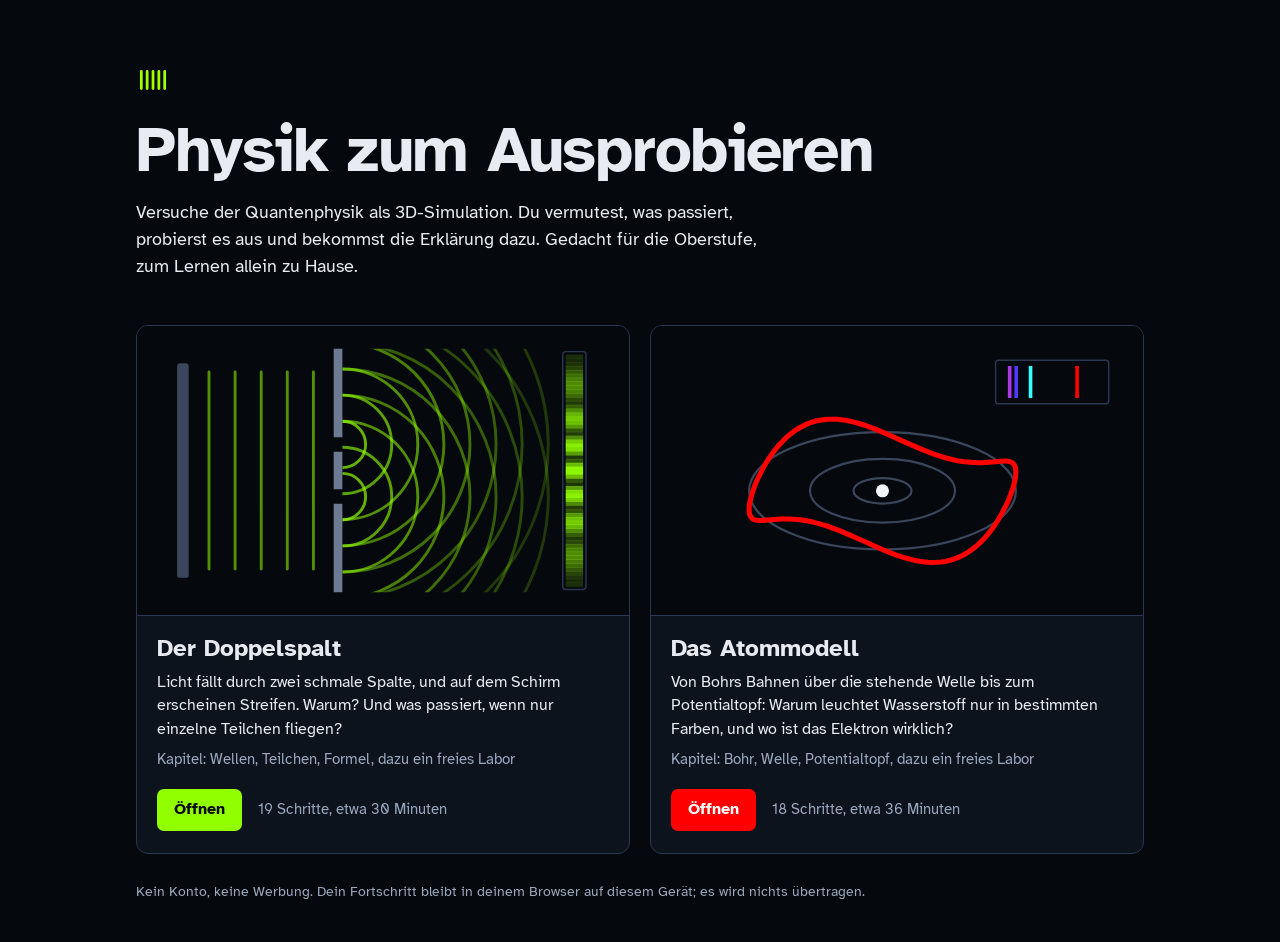
<file: index.html>
<!doctype html>
<html lang="de" class="auswahl">
  <head>
    <meta charset="utf-8" />
    <meta name="viewport" content="width=device-width, initial-scale=1, viewport-fit=cover" />
    <meta http-equiv="Content-Security-Policy" content="default-src 'self'; script-src 'self'; style-src 'self' 'unsafe-inline'; img-src 'self' data: blob:; font-src 'self'; connect-src 'none'; object-src 'none'; base-uri 'none'; form-action 'none'" />
    <meta name="description" content="Physik zum Ausprobieren: Versuche der Quantenphysik als 3D-Simulation, mit Lernpfad und freiem Labor. Für die Oberstufe." />
    <meta name="theme-color" content="#05080d" />
    <meta name="referrer" content="no-referrer" />
    <!-- Suchmaschinen sollen die Seite nicht aufnehmen: Sie ist nur für Leute mit dem Link gedacht. -->
    <meta name="robots" content="noindex, nofollow" />
    <link rel="icon" href="data:image/svg+xml,%3Csvg xmlns='http://www.w3.org/2000/svg' viewBox='0 0 32 32'%3E%3Crect width='32' height='32' rx='6' fill='%2305080d'/%3E%3Cpath d='M6 9v14M11 9v14M16 9v14M21 9v14M26 9v14' stroke='%23a0ff00' stroke-width='2.5' stroke-linecap='round' opacity='.9'/%3E%3C/svg%3E" />
    <title>Physik zum Ausprobieren</title>
    <script type="module" crossorigin src="./assets/index-D1LKsnj6.js"></script>
    <link rel="modulepreload" crossorigin href="./assets/start-Csqs_MH9.js">
    <link rel="modulepreload" crossorigin href="./assets/physik-CORtadvQ.js">
    <link rel="modulepreload" crossorigin href="./assets/kern-B2YRwlYf.js">
    <link rel="stylesheet" crossorigin href="./assets/start-XwEOmRAq.css">
  </head>
  <body style="background:#05080d">
    <main id="auswahl"></main>
    <noscript>
      <p style="position:fixed;inset:0;display:grid;place-items:center;margin:0;padding:24px;text-align:center;background:#05080d;color:#e8ebf1;font-family:system-ui,sans-serif">
        Diese Seite braucht JavaScript. Bitte schalte es in den Einstellungen deines Browsers für diese Seite ein.
      </p>
    </noscript>
  </body>
</html>
</file>
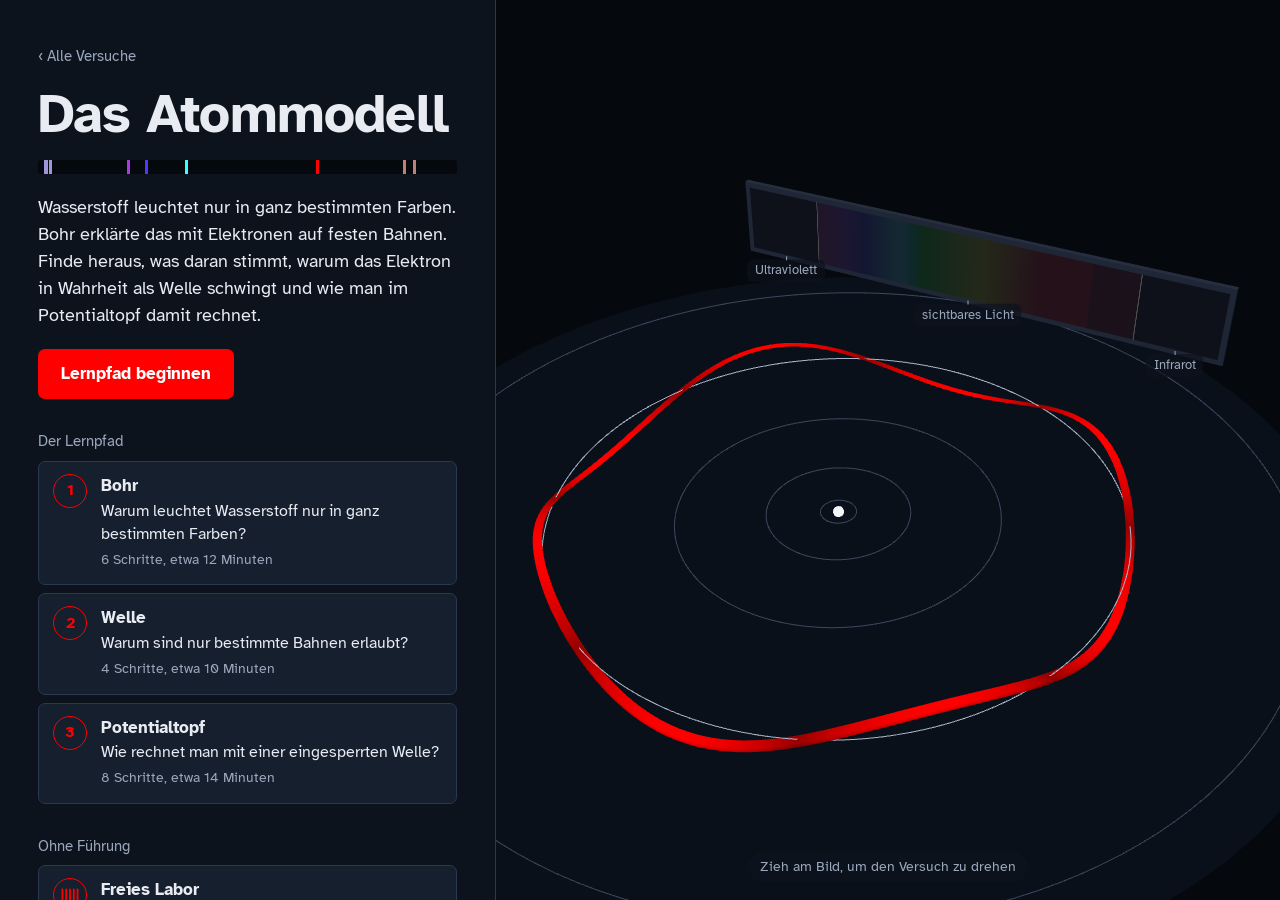
<file: atom.html>
<!doctype html>
<html lang="de">
  <head>
    <meta charset="utf-8" />
    <meta name="viewport" content="width=device-width, initial-scale=1, viewport-fit=cover" />
    <meta http-equiv="Content-Security-Policy" content="default-src 'self'; script-src 'self'; style-src 'self' 'unsafe-inline'; img-src 'self' data: blob:; font-src 'self'; connect-src 'none'; object-src 'none'; base-uri 'none'; form-action 'none'" />
    <meta name="description" content="Vom Bohrschen Atommodell zum Potentialtopf: Bahnen, Sprünge, stehende Wellen in einer 3D-Simulation." />
    <meta name="theme-color" content="#05080d" />
    <meta name="referrer" content="no-referrer" />
    <!-- Suchmaschinen sollen die Seite nicht aufnehmen: Sie ist nur für Leute mit dem Link gedacht. -->
    <meta name="robots" content="noindex, nofollow" />
    <link rel="icon" href="data:image/svg+xml,%3Csvg xmlns='http://www.w3.org/2000/svg' viewBox='0 0 32 32'%3E%3Crect width='32' height='32' rx='6' fill='%2305080d'/%3E%3Cpath d='M6 9v14M11 9v14M16 9v14M21 9v14M26 9v14' stroke='%23ff3b30' stroke-width='2.5' stroke-linecap='round' opacity='.9'/%3E%3C/svg%3E" />
    <title>Atommodell – Physik zum Ausprobieren</title>
    <script type="module" crossorigin src="./assets/atom-BV6NzymL.js"></script>
    <link rel="modulepreload" crossorigin href="./assets/start-Csqs_MH9.js">
    <link rel="modulepreload" crossorigin href="./assets/OrbitControls-C2HPeOFy.js">
    <link rel="modulepreload" crossorigin href="./assets/physik-CORtadvQ.js">
    <link rel="stylesheet" crossorigin href="./assets/start-XwEOmRAq.css">
  </head>
  <body style="background:#05080d">
    <div id="app">
      <header id="kopf">
        <button id="heim" type="button" title="Zur Startseite" aria-label="Zur Startseite"></button>
        <nav id="kapitel" aria-label="Kapitel"></nav>
        <div id="werkzeuge" role="toolbar" aria-label="Ansicht"></div>
      </header>
      <main id="buehne" aria-label="3D-Ansicht des Versuchs">
        <p id="lade" style="position:absolute;inset:0;display:grid;place-items:center;margin:0;color:#9aa7bc;font-family:system-ui,sans-serif">Der Versuch wird aufgebaut …</p>
      </main>
      <footer id="leiste"></footer>
      <section id="start" aria-label="Startseite"></section>
    </div>
    <dialog id="fenster"></dialog>
    <noscript>
      <p style="position:fixed;inset:0;display:grid;place-items:center;margin:0;padding:24px;text-align:center;background:#05080d;color:#e8ebf1;font-family:system-ui,sans-serif">
        Diese Simulation braucht JavaScript. Bitte schalte es in den Einstellungen deines Browsers für diese Seite ein.
      </p>
    </noscript>
  </body>
</html>
</file>
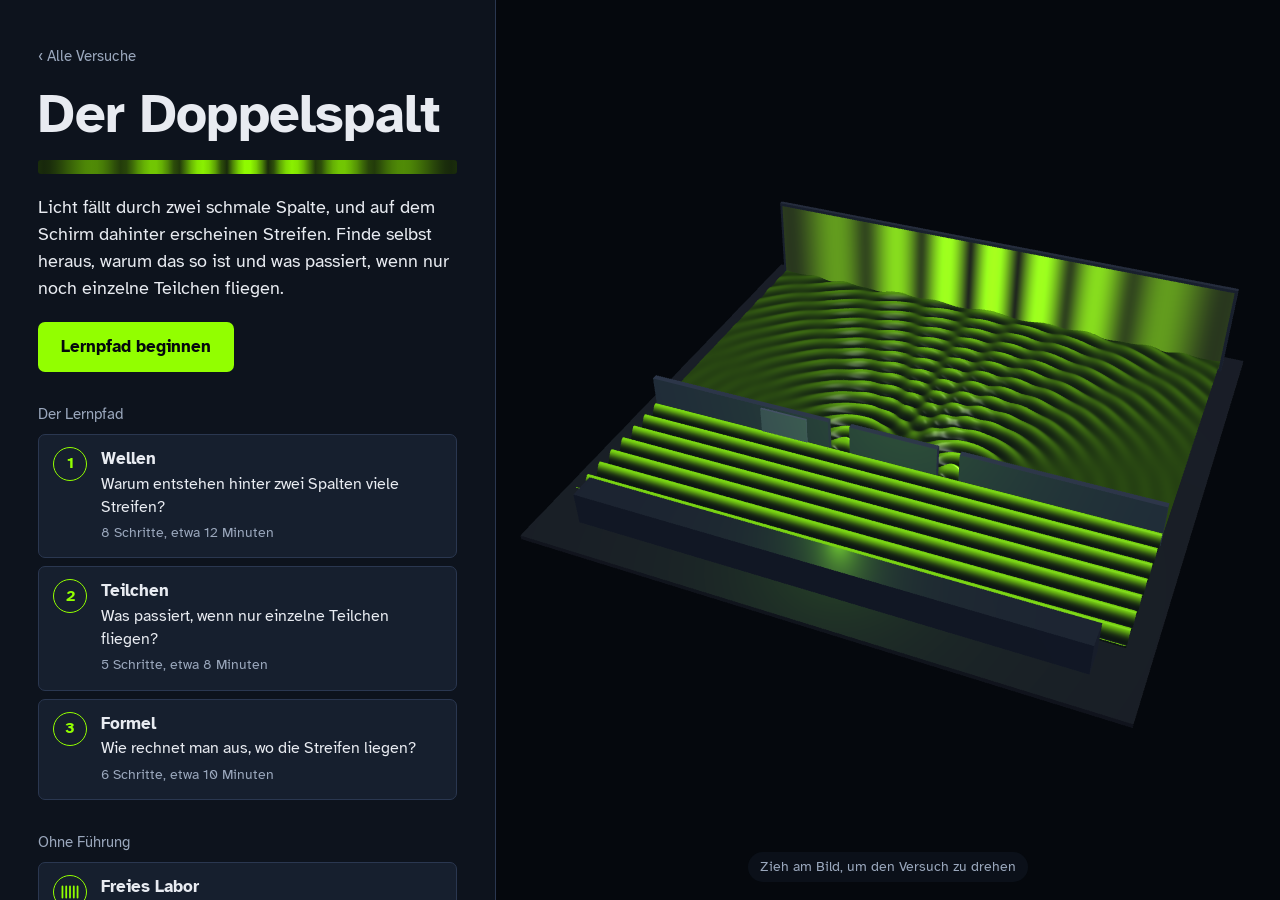
<file: doppelspalt.html>
<!doctype html>
<html lang="de">
  <head>
    <meta charset="utf-8" />
    <meta name="viewport" content="width=device-width, initial-scale=1, viewport-fit=cover" />
    <meta http-equiv="Content-Security-Policy" content="default-src 'self'; script-src 'self'; style-src 'self' 'unsafe-inline'; img-src 'self' data: blob:; font-src 'self'; connect-src 'none'; object-src 'none'; base-uri 'none'; form-action 'none'" />
    <meta name="description" content="Der Doppelspalt-Versuch zum Selbst-Ausprobieren: Wellen, Streifen und einzelne Teilchen in einer 3D-Simulation." />
    <meta name="theme-color" content="#05080d" />
    <meta name="referrer" content="no-referrer" />
    <!-- Suchmaschinen sollen die Seite nicht aufnehmen: Sie ist nur für Leute mit dem Link gedacht. -->
    <meta name="robots" content="noindex, nofollow" />
    <link rel="icon" href="data:image/svg+xml,%3Csvg xmlns='http://www.w3.org/2000/svg' viewBox='0 0 32 32'%3E%3Crect width='32' height='32' rx='6' fill='%2305080d'/%3E%3Cpath d='M6 9v14M11 9v14M16 9v14M21 9v14M26 9v14' stroke='%23a0ff00' stroke-width='2.5' stroke-linecap='round' opacity='.9'/%3E%3C/svg%3E" />
    <title>Doppelspalt – Physik zum Ausprobieren</title>
    <script type="module" crossorigin src="./assets/doppelspalt-C2wlzZrS.js"></script>
    <link rel="modulepreload" crossorigin href="./assets/start-Csqs_MH9.js">
    <link rel="modulepreload" crossorigin href="./assets/OrbitControls-C2HPeOFy.js">
    <link rel="modulepreload" crossorigin href="./assets/kern-B2YRwlYf.js">
    <link rel="stylesheet" crossorigin href="./assets/start-XwEOmRAq.css">
  </head>
  <body style="background:#05080d">
    <div id="app">
      <header id="kopf">
        <button id="heim" type="button" title="Zur Startseite" aria-label="Zur Startseite"></button>
        <nav id="kapitel" aria-label="Kapitel"></nav>
        <div id="werkzeuge" role="toolbar" aria-label="Ansicht"></div>
      </header>
      <main id="buehne" aria-label="3D-Ansicht des Versuchs">
        <p id="lade" style="position:absolute;inset:0;display:grid;place-items:center;margin:0;color:#9aa7bc;font-family:system-ui,sans-serif">Der Versuch wird aufgebaut …</p>
      </main>
      <footer id="leiste"></footer>
      <section id="start" aria-label="Startseite"></section>
    </div>
    <dialog id="fenster"></dialog>
    <noscript>
      <p style="position:fixed;inset:0;display:grid;place-items:center;margin:0;padding:24px;text-align:center;background:#05080d;color:#e8ebf1;font-family:system-ui,sans-serif">
        Diese Simulation braucht JavaScript. Bitte schalte es in den Einstellungen deines Browsers für diese Seite ein.
      </p>
    </noscript>
  </body>
</html>
</file>
<file: assets/start-XwEOmRAq.css>
@font-face{font-family:Atkinson Hyperlegible;font-style:normal;font-display:swap;font-weight:400;src:url(./atkinson-hyperlegible-latin-ext-400-normal-DRk46D-x.woff2)format("woff2"),url(./atkinson-hyperlegible-latin-ext-400-normal-Bbz-b3yf.woff)format("woff");unicode-range:U+100-2BA,U+2BD-2C5,U+2C7-2CC,U+2CE-2D7,U+2DD-2FF,U+304,U+308,U+329,U+1D00-1DBF,U+1E00-1E9F,U+1EF2-1EFF,U+2020,U+20A0-20AB,U+20AD-20C0,U+2113,U+2C60-2C7F,U+A720-A7FF}@font-face{font-family:Atkinson Hyperlegible;font-style:normal;font-display:swap;font-weight:400;src:url(./atkinson-hyperlegible-latin-400-normal-BrHNak5F.woff2)format("woff2"),url(./atkinson-hyperlegible-latin-400-normal-BbWidj28.woff)format("woff");unicode-range:U+??,U+131,U+152-153,U+2BB-2BC,U+2C6,U+2DA,U+2DC,U+304,U+308,U+329,U+2000-206F,U+20AC,U+2122,U+2191,U+2193,U+2212,U+2215,U+FEFF,U+FFFD}@font-face{font-family:Atkinson Hyperlegible;font-style:normal;font-display:swap;font-weight:700;src:url(./atkinson-hyperlegible-latin-ext-700-normal-BoVPHkS0.woff2)format("woff2"),url(./atkinson-hyperlegible-latin-ext-700-normal-CKkU2Dpt.woff)format("woff");unicode-range:U+100-2BA,U+2BD-2C5,U+2C7-2CC,U+2CE-2D7,U+2DD-2FF,U+304,U+308,U+329,U+1D00-1DBF,U+1E00-1E9F,U+1EF2-1EFF,U+2020,U+20A0-20AB,U+20AD-20C0,U+2113,U+2C60-2C7F,U+A720-A7FF}@font-face{font-family:Atkinson Hyperlegible;font-style:normal;font-display:swap;font-weight:700;src:url(./atkinson-hyperlegible-latin-700-normal-GZI4o3u0.woff2)format("woff2"),url(./atkinson-hyperlegible-latin-700-normal-BK6Glc0m.woff)format("woff");unicode-range:U+??,U+131,U+152-153,U+2BB-2BC,U+2C6,U+2DA,U+2DC,U+304,U+308,U+329,U+2000-206F,U+20AC,U+2122,U+2191,U+2193,U+2212,U+2215,U+FEFF,U+FFFD}:root{--raum:#05080d;--tafel:#0d131d;--tafel-hoch:#161f2e;--linie:#2a3750;--kreide:#e8ebf1;--kreide-leise:#9aa7bc;--licht:#a0ff00;--licht-schrift:#05080d;--rundung:7px;--lightningcss-light: ;--lightningcss-dark:initial;color-scheme:dark}*{box-sizing:border-box}html,body{background:var(--raum);height:100%;color:var(--kreide);overscroll-behavior:none;margin:0;font-family:Atkinson Hyperlegible,system-ui,sans-serif;font-size:16px;line-height:1.45;overflow:hidden}button,input{font:inherit;color:inherit}:focus-visible{outline:2px solid var(--licht);outline-offset:2px}#app{grid-template-rows:auto minmax(0,1fr) auto;grid-template-columns:minmax(0,1fr);height:100dvh;display:grid}#kopf{background:var(--tafel);border-bottom:1px solid var(--linie);scrollbar-width:none;justify-content:space-between;align-items:center;gap:12px;padding:0 10px;display:flex;overflow-x:auto}#kapitel,#werkzeuge{flex-shrink:0;align-items:center;gap:2px;display:flex}#kapitel{margin-right:auto}#heim{border-radius:var(--rundung);cursor:pointer;background:0 0;border:none;flex-shrink:0;align-items:center;gap:8px;padding:6px 10px 6px 6px;font-weight:700;display:flex}#heim:hover{background:var(--tafel-hoch)}.reiter{color:var(--kreide-leise);cursor:pointer;white-space:nowrap;background:0 0;border:none;border-bottom:2px solid #0000;padding:12px 12px 10px}.reiter:hover{color:var(--kreide)}.reiter[aria-current=page]{color:var(--kreide);border-bottom-color:var(--licht);font-weight:700}.reiter .haken{color:var(--licht);margin-left:5px}.werkzeug{border-radius:var(--rundung);color:var(--kreide-leise);cursor:pointer;white-space:nowrap;background:0 0;border:1px solid #0000;padding:6px 10px}.werkzeug:hover{color:var(--kreide);border-color:var(--linie)}.werkzeug[aria-pressed=true]{color:var(--kreide);background:var(--tafel-hoch);border-color:var(--linie)}.werkzeug .kurz{display:none}.trenner{background:var(--linie);width:1px;height:20px;margin:0 6px}#buehne{background:var(--raum);min-height:0;position:relative;overflow:hidden}#buehne canvas{touch-action:none;display:block}.schild{border:1px solid var(--linie);border-radius:var(--rundung);white-space:nowrap;pointer-events:none;background:#0d131de0;padding:3px 9px;font-size:.875rem;position:absolute;top:0;left:0}.schild:after{content:"";width:1px;height:var(--stiel,12px);background:var(--kreide-leise);position:absolute;top:100%;left:50%}.schild.unten:after{top:auto;bottom:100%}.schild.klein{color:var(--kreide-leise);background:#0d131db3;border-color:#0000;padding:1px 7px;font-size:.8125rem}.massschild{border-color:var(--kreide-leise);font-variant-numeric:tabular-nums;font-weight:700}.hinweis-szene{text-align:center;color:var(--kreide-leise);place-items:center;padding:24px;display:grid;position:absolute;inset:0}#leiste{background:var(--tafel);border-top:1px solid var(--linie);padding:12px 18px calc(14px + env(safe-area-inset-bottom));min-height:148px;max-height:48dvh;overflow-y:auto}.leistenkopf{color:var(--kreide-leise);flex-wrap:wrap;justify-content:space-between;align-items:center;gap:2px 16px;margin-bottom:8px;font-size:.875rem;display:flex}.leistenkopf strong{color:var(--kreide)}.leistenkopf .abschnitt{border:1px solid var(--linie);color:var(--kreide);white-space:nowrap;border-radius:999px;margin-left:10px;padding:1px 8px}.punkte{gap:2px;display:flex}.punkt{cursor:pointer;background:0 0;border:none;place-items:center;width:26px;height:26px;padding:0;display:grid}.punkt:before{content:"";border:1.5px solid var(--kreide-leise);border-radius:50%;width:9px;height:9px}.punkt.erledigt:before{background:var(--kreide-leise)}.punkt.aktuell:before{background:var(--licht);border-color:var(--licht);width:12px;height:12px}.rumpf{grid-template-columns:minmax(0,1.25fr) minmax(0,1fr);align-items:start;gap:10px 32px;display:grid}.rumpf.dreiteilig{grid-template-rows:auto 1fr;grid-template-areas:"text bedienung""knoepfe bedienung"}.dreiteilig>.text{grid-area:text}.dreiteilig>.bedienung,.dreiteilig>.antworten{grid-area:bedienung}.dreiteilig>.knoepfe{grid-area:knoepfe;margin-top:2px}.rumpf{animation:.22s ease-out einblenden}@keyframes einblenden{0%{opacity:0;translate:0 6px}}.rumpf.einspaltig{grid-template-columns:minmax(0,1fr);max-width:64rem}.text{max-width:62ch;margin:0;font-size:1.0625rem}.text:focus{outline:none}.text+.text{margin-top:6px}.urteil{font-weight:700}.bedienung{gap:10px;display:grid}.knoepfe{flex-wrap:wrap;align-items:center;gap:8px;margin-top:12px;display:flex}.knopf{border-radius:var(--rundung);border:1px solid var(--linie);background:var(--tafel-hoch);cursor:pointer;text-align:left;min-height:42px;padding:8px 16px}.knopf:hover{border-color:var(--kreide-leise)}.knopf:disabled{opacity:.55;cursor:default}.knopf.haupt{background:var(--licht);color:var(--licht-schrift);border-color:#0000;font-weight:700}.knopf.haupt.wartet{background:var(--tafel-hoch);color:var(--kreide-leise);border-color:var(--linie);font-weight:400}.knopf.haupt.bereit{animation:.9s ease-out aufleuchten}@keyframes aufleuchten{0%{box-shadow:0 0 0 0 var(--licht)}to{box-shadow:0 0 0 14px #0000}}.vermutung{color:var(--kreide-leise);font-size:.9375rem}.vermutung b{color:var(--kreide);font-weight:400}.knopf.leise{color:var(--kreide-leise);text-underline-offset:3px;background:0 0;border-color:#0000;padding-inline:6px;text-decoration:underline}.antworten{gap:8px;display:grid}.antworten .knopf{width:100%}.regler{gap:2px;display:grid}.regler .zeile{justify-content:space-between;gap:12px;font-size:.9375rem;display:flex}.regler .wert{font-variant-numeric:tabular-nums;font-weight:700}input[type=range]{appearance:none;cursor:pointer;background:0 0;width:100%;height:30px;margin:0}input[type=range]::-webkit-slider-runnable-track{background:var(--linie);border-radius:2px;height:4px}input[type=range]::-moz-range-track{background:var(--linie);border-radius:2px;height:4px}input[type=range]::-webkit-slider-thumb{appearance:none;border:3px solid var(--tafel);background:var(--licht);border-radius:50%;width:22px;height:22px;margin-top:-9px}input[type=range]::-moz-range-thumb{border:3px solid var(--tafel);background:var(--licht);border-radius:50%;width:16px;height:16px}.schalter{cursor:pointer;text-align:left;background:0 0;border:none;align-items:center;gap:10px;min-height:42px;padding:0;display:flex}.schalter .bahn{background:var(--linie);border-radius:12px;flex-shrink:0;width:44px;height:24px;transition:background .15s;position:relative}.schalter .bahn:after{content:"";background:var(--kreide);border-radius:50%;width:18px;height:18px;transition:translate .15s;position:absolute;top:3px;left:3px}.schalter[aria-checked=true] .bahn{background:var(--licht)}.schalter[aria-checked=true] .bahn:after{background:var(--licht-schrift);translate:20px}.wahl{border:1px solid var(--linie);border-radius:var(--rundung);width:-moz-fit-content;width:fit-content;display:inline-flex;overflow:hidden}.wahl button{cursor:pointer;min-height:40px;color:var(--kreide-leise);background:0 0;border:none;padding:6px 16px}.wahl button[aria-pressed=true]{background:var(--licht);color:var(--licht-schrift);font-weight:700}.anzeige{color:var(--kreide-leise);margin:0;font-size:.9375rem}.anzeige b{color:var(--kreide);font-variant-numeric:tabular-nums}.stufen{gap:8px;display:grid}.stufen .zeile{align-items:center;gap:12px;font-size:.9375rem;display:flex}.stufen .zeile>span:first-child{flex:0 0 5.2rem}.stufen .zeile.klein{color:var(--kreide-leise);padding-bottom:16px;font-size:.8125rem}.stufenwahl button{font-variant-numeric:tabular-nums;min-width:42px;padding-inline:10px}.leiter{border-bottom:1px solid var(--linie);flex:auto;height:16px;position:relative}.leiter .sprosse{background:var(--kreide-leise);width:2px;height:9px;margin-left:-1px;transition:height .15s;position:absolute;bottom:0}.leiter .sprosse.aktuell{background:var(--licht);width:3px;height:16px}.leiter .ende{font-variant-numeric:tabular-nums;white-space:nowrap;position:absolute;top:calc(100% + 2px)}.leiter .ende.links{left:0}.leiter .ende.rechts{right:0}.merksaetze{gap:5px;max-width:60ch;margin:0;padding-left:1.15em;display:grid}.merksaetze li::marker{color:var(--licht)}.eingabe{flex-wrap:wrap;align-items:center;gap:8px;display:flex}.eingabe input{border-radius:var(--rundung);border:1px solid var(--linie);background:var(--raum);font-variant-numeric:tabular-nums;width:7.5rem;min-height:42px;padding:6px 10px}.laborkopf{align-items:center;gap:14px;font-size:1rem;display:flex}.labor{grid-template-columns:repeat(auto-fit,minmax(220px,1fr));align-items:start;gap:12px 32px;display:grid}.labor .gruppe{justify-items:start;gap:10px;display:grid}.labor .gruppe>.regler,.labor .gruppe>.bedienung,.labor .gruppe>.gruppe,.labor .gruppe>div:not([class]){justify-self:stretch}#start{display:none}#app.am-start{grid-template-rows:minmax(0,1fr);grid-template-columns:minmax(0,31rem) minmax(0,1fr)}#app.am-start #kopf,#app.am-start #leiste{display:none}#app.am-start #start{background:var(--tafel);border-right:1px solid var(--linie);grid-area:1/1;display:block;overflow-y:auto}#app.am-start #buehne{grid-area:1/2}.startinhalt{padding:clamp(20px,5vh,56px) clamp(18px,3vw,40px) 28px}.zurueck{color:var(--kreide-leise);margin:-6px 0 18px;font-size:.9375rem;text-decoration:none;display:inline-block}.zurueck:hover{color:var(--kreide);text-underline-offset:3px;text-decoration:underline}.startinhalt h1{letter-spacing:-.015em;margin:0;font-size:clamp(2.25rem,1.4rem + 2.6vw,3.4rem);line-height:1.04}.streifenband{background-color:var(--raum);border-radius:3px;height:14px;margin:18px 0 20px}.startsatz{max-width:44ch;margin:0;font-size:1.125rem;line-height:1.5}.startinhalt .knoepfe{margin-top:20px}.knopf.gross{min-height:50px;padding:10px 22px;font-size:1.0625rem}.startinhalt h2{color:var(--kreide-leise);margin:32px 0 8px;font-size:.9375rem;font-weight:400}.kapitelliste{gap:8px;margin:0;padding:0;list-style:none;display:grid}.kapitelkarte{border:1px solid var(--linie);border-radius:var(--rundung);background:var(--tafel-hoch);text-align:left;cursor:pointer;grid-template-columns:34px minmax(0,1fr);align-items:start;gap:14px;width:100%;padding:12px 14px 14px;display:grid;position:relative;overflow:hidden}.kapitelkarte:hover{border-color:var(--kreide-leise)}.kapitelkarte .nummer{border:1.5px solid var(--licht);width:34px;height:34px;color:var(--licht);border-radius:50%;place-items:center;font-weight:700;display:grid}.kapitelkarte .worte{gap:1px;display:grid}.kapitelkarte strong{font-size:1.0625rem}.kapitelkarte .stand{color:var(--kreide-leise);margin-top:3px;font-size:.875rem}.kapitelkarte .balken{height:3px;position:absolute;inset:auto 0 0}.kapitelkarte .balken span{background:var(--licht);height:100%;display:block}.startfuss{color:var(--kreide-leise);margin:28px 0 0;font-size:.875rem}.textknopf{color:var(--kreide);text-underline-offset:3px;cursor:pointer;background:0 0;border:none;padding:0;text-decoration:underline}.drehhinweis{color:var(--kreide-leise);white-space:nowrap;pointer-events:none;background:#0d131dcc;border-radius:999px;margin:0;padding:5px 12px;font-size:.875rem;display:none;position:absolute;bottom:18px;left:50%;translate:-50%}#app.am-start .drehhinweis{display:block}@media (max-width:860px) and (orientation:portrait){#app.am-start{grid-template-rows:minmax(160px,32dvh) minmax(0,1fr);grid-template-columns:minmax(0,1fr)}#app.am-start #buehne{grid-area:1/1}#app.am-start #start{border-right:none;border-top:1px solid var(--linie);grid-area:2/1}.drehhinweis{bottom:8px}}@media (max-width:860px) and (orientation:landscape){#app.am-start{grid-template-columns:minmax(0,1.15fr) minmax(0,1fr)}}html.auswahl,html.auswahl body{height:auto;min-height:100%;overflow:auto}#auswahl{max-width:68rem;margin:0 auto;padding:clamp(24px,7vh,72px) clamp(16px,4vw,40px) 40px}.auswahlkopf .marke{margin:0 0 14px}.auswahlkopf .marke svg{width:34px;height:34px}.auswahlkopf h1{letter-spacing:-.02em;margin:0 0 16px;font-size:clamp(2.25rem,1.3rem + 4vw,4rem);line-height:1.02}.auswahlkopf .startsatz{max-width:52ch}.versuche{grid-template-columns:repeat(auto-fit,minmax(min(100%,22rem),1fr));gap:20px;margin-top:clamp(28px,5vh,48px);display:grid}.versuchskarte{border:1px solid var(--linie);background:var(--tafel);color:inherit;border-radius:12px;grid-template-rows:auto 1fr;text-decoration:none;transition:border-color .15s,translate .15s;display:grid;position:relative;overflow:hidden}.versuchskarte:hover{border-color:var(--licht);translate:0 -2px}.versuchskarte .bild{background:var(--raum);border-bottom:1px solid var(--linie);padding:14px}.versuchskarte .bild svg{width:100%;height:auto;display:block}.versuchskarte .worte{grid-template-rows:auto auto 1fr auto;gap:8px;padding:18px 20px 22px;display:grid}.versuchskarte h2{margin:0;font-size:1.5rem;line-height:1.2}.versuchskarte p{max-width:48ch;margin:0}.versuchskarte .kapitelzeile{color:var(--kreide-leise);font-size:.9375rem}.versuchskarte .fuss{flex-wrap:wrap;align-items:center;gap:8px 16px;margin-top:10px;display:flex}.versuchskarte .fuss .knopf{align-items:center;display:inline-flex}.versuchskarte .stand{color:var(--kreide-leise);font-size:.9375rem}.versuchskarte .balken{height:4px;position:absolute;inset:auto 0 0}.versuchskarte .balken span{background:var(--licht);height:100%;display:block}dialog{border:1px solid var(--linie);background:var(--tafel-hoch);width:min(640px,100vw - 24px);max-height:min(84dvh,760px);color:var(--kreide);border-radius:12px;padding:0}dialog::backdrop{background:#030509b8}.fensterinhalt{max-height:inherit;padding:22px 24px 20px;overflow-y:auto}.kreuz{z-index:1;background:var(--tafel-hoch);width:40px;height:40px;color:var(--kreide-leise);cursor:pointer;border:1px solid #0000;border-radius:50%;place-items:center;font-size:1.5rem;line-height:1;display:grid;position:absolute;top:10px;right:10px}.kreuz:hover{color:var(--kreide);border-color:var(--linie)}.fensterinhalt h2{margin:0 0 12px;padding-right:36px;font-size:1.375rem;line-height:1.25}.fensterinhalt h3{margin:18px 0 6px;font-size:1.0625rem}.fensterinhalt p,.fensterinhalt li{max-width:62ch}.fensterinhalt p{margin:0 0 10px}.fensterinhalt ul{margin:0 0 10px;padding-left:1.2em}.fensterinhalt svg{width:100%;max-width:420px;height:auto;margin:12px auto;display:block}.fensterinhalt table{border-collapse:collapse;margin:8px 0 12px}.fensterinhalt td,.fensterinhalt th{text-align:left;border-bottom:1px solid var(--linie);padding:4px 18px 4px 0}.begriffe{margin:0}.begriffe dt{margin-top:14px;font-weight:700}.begriffe dt:first-child{margin-top:0}.begriffe dd{max-width:62ch;color:var(--kreide-leise);margin:2px 0 0}.fensterinhalt td.formel{padding-right:0;vertical-align:middle;padding-block:8px;font-size:1.1rem}.formeltafel td:first-child{vertical-align:middle}p.formel{margin:16px 0;font-size:1.3rem;line-height:1.6}.f{font-family:Cambria Math,Cambria,Georgia,Times New Roman,serif;font-size:1.08em;font-weight:400}.f b{font-weight:700}.formel .f{font-size:1em}.f i{margin-right:.06em;font-style:italic}.f i+sup{margin-left:.05em}.f .op{margin:0 .22em}.f .rel{margin:0 .32em}.f .glied{white-space:nowrap}.f sup,.f sub{font-size:.7em;line-height:0}.f sup{vertical-align:.5em}.f sub{vertical-align:-.25em}.bruch{vertical-align:middle;text-align:center;flex-direction:column;margin:0 .12em;line-height:1.2;display:inline-flex}.zaehler{border-bottom:max(1px,.06em) solid;padding:0 .2em .1em}.nenner{padding:.12em .2em 0}.text .bruch,.merksaetze .bruch,.anzeige .bruch,.knopf .bruch,.vermutung .bruch,.begriffe .bruch,.fensterinhalt p:not(.formel) .bruch{font-size:.9em}.text:has(.bruch){line-height:1.95}.merksaetze li:has(.bruch){line-height:1.95}.anzeige:has(.bruch){line-height:1.95}.begriffe dd:has(.bruch){line-height:1.95}.fensterinhalt p:not(.formel):has(.bruch){line-height:1.95}.wurzel{vertical-align:middle;align-items:stretch;display:inline-flex}.wurzelzeichen{fill:none;stroke:currentColor;stroke-width:1.4px;stroke-linejoin:round;flex:none;width:.65em;height:auto;overflow:visible}.wurzelzeichen path{vector-effect:non-scaling-stroke}.fensterinhalt svg.wurzelzeichen{width:.65em;max-width:none;height:auto;margin:0;display:block}.radikand{border-top:1.4px solid;padding:.12em .1em 0 .15em}.gefahr{color:#ffb4ab;border-color:#a6483f}@media (max-width:760px){#kopf{flex-wrap:wrap;gap:0;padding:0 4px;overflow-x:visible}#kapitel,#werkzeuge{flex-shrink:1;justify-content:space-between;width:100%;min-width:0;font-size:.875rem}#heim span{display:none}#heim{padding:6px}#kapitel{flex:1 1 0;width:auto;margin-right:0}#werkzeuge{border-top:1px solid var(--linie);padding:3px 0}.trenner{display:none}.reiter{padding:10px 6px 8px}.werkzeug{padding:6px 5px}#leiste{padding:10px 14px calc(12px + env(safe-area-inset-bottom));min-height:168px}.rumpf{grid-template-columns:minmax(0,1fr)}.rumpf.dreiteilig{grid-template-rows:auto;grid-template-areas:"text""bedienung""knoepfe"}.text{font-size:1rem}.werkzeug .lang{display:none}.werkzeug .kurz{text-align:center;min-width:1.4em;font-weight:700;display:inline-block}}@media (max-width:1000px){#heim span,.nur-breit{display:none}}@media (max-height:520px) and (orientation:landscape){#app:not(.am-start){grid-template-rows:auto minmax(0,1fr);grid-template-columns:minmax(0,1fr) minmax(260px,44%)}#kopf{flex-wrap:nowrap;grid-column:1/-1;gap:4px;padding:0 4px;overflow-x:auto}#kapitel,#werkzeuge{border-top:none;flex:none;width:auto;padding:0;font-size:.875rem}#kapitel{margin-right:auto}.reiter{padding:8px 7px 6px}.werkzeug{padding:4px 6px}.trenner{margin:0 2px}#leiste{border-top:none;border-left:1px solid var(--linie);min-height:0;max-height:none;padding:10px 14px calc(10px + env(safe-area-inset-bottom))}.rumpf{grid-template-columns:minmax(0,1fr)}.rumpf.dreiteilig{grid-template-rows:auto;grid-template-areas:"text""bedienung""knoepfe"}.text{font-size:1rem}.labor{grid-template-columns:minmax(0,1fr)}}@media (pointer:coarse){.punkt{width:34px;height:34px}input[type=range]{height:38px}}@media (prefers-reduced-motion:reduce){.versuchskarte{transition:none}.versuchskarte:hover{translate:none}.rumpf,.knopf.haupt.bereit{animation:none}.schalter .bahn,.schalter .bahn:after{transition:none}}
</file>
